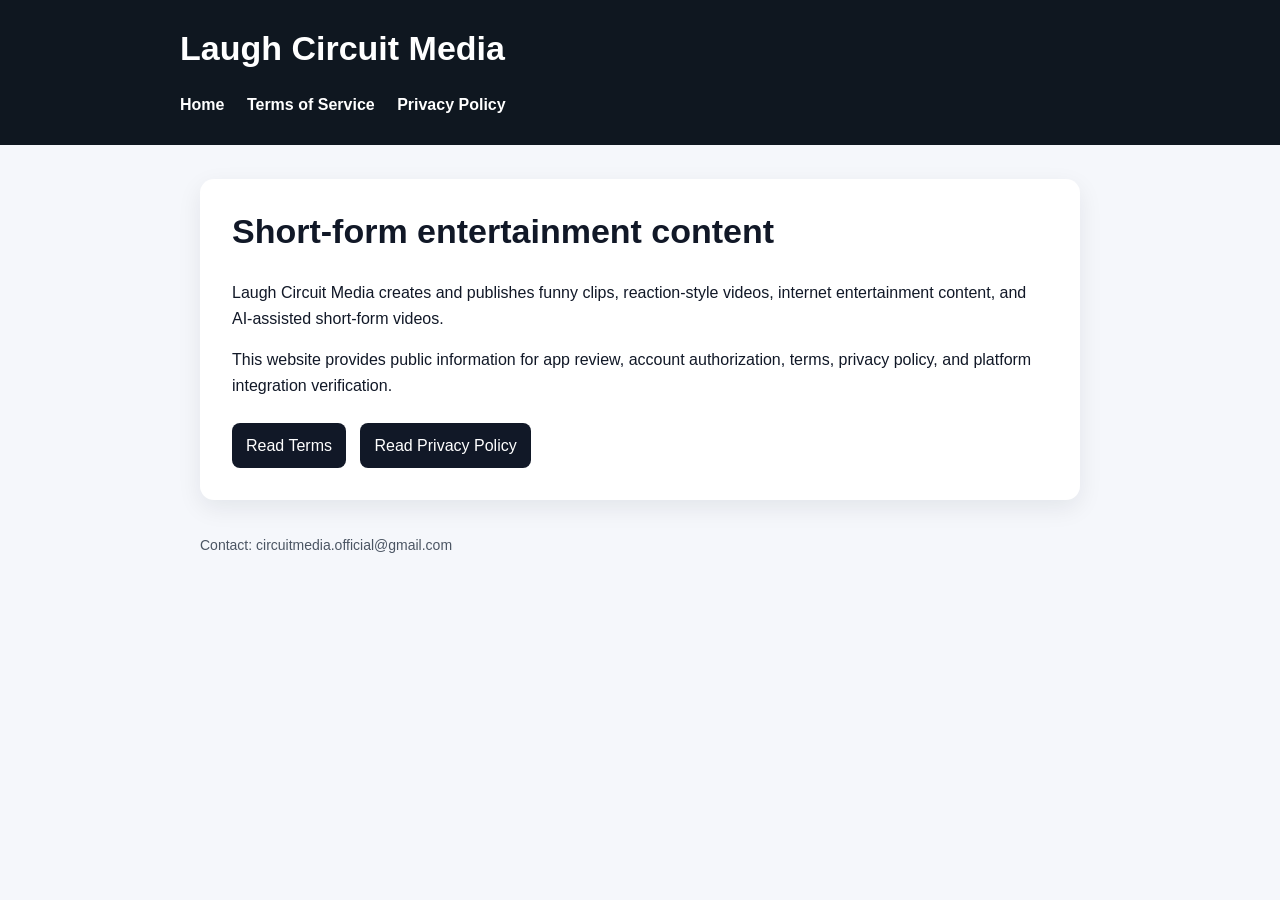
<file: index.html>
<!doctype html>
<html lang="en">
<head>
  <meta charset="utf-8">
  <meta name="viewport" content="width=device-width, initial-scale=1">
  <title>Laugh Circuit Media</title>
  <link rel="stylesheet" href="style.css">
</head>
<body>
  <header>
    <div class="header-inner">
      <h1>Laugh Circuit Media</h1>
      <nav>
        <a href="index.html">Home</a>
        <a href="terms-of-service.html">Terms of Service</a>
        <a href="privacy-policy.html">Privacy Policy</a>
      </nav>
    </div>
  </header>
  <main>
    <section class="card">
      <h1>Short-form entertainment content</h1>
      <p>Laugh Circuit Media creates and publishes funny clips, reaction-style videos, internet entertainment content, and AI-assisted short-form videos.</p>
      <p>This website provides public information for app review, account authorization, terms, privacy policy, and platform integration verification.</p>
      <div class="button-row">
        <a class="button" href="terms-of-service.html">Read Terms</a>
        <a class="button" href="privacy-policy.html">Read Privacy Policy</a>
      </div>
    </section>
  </main>
  <footer>
    Contact: circuitmedia.official@gmail.com
  </footer>
</body>
</html>
</file>
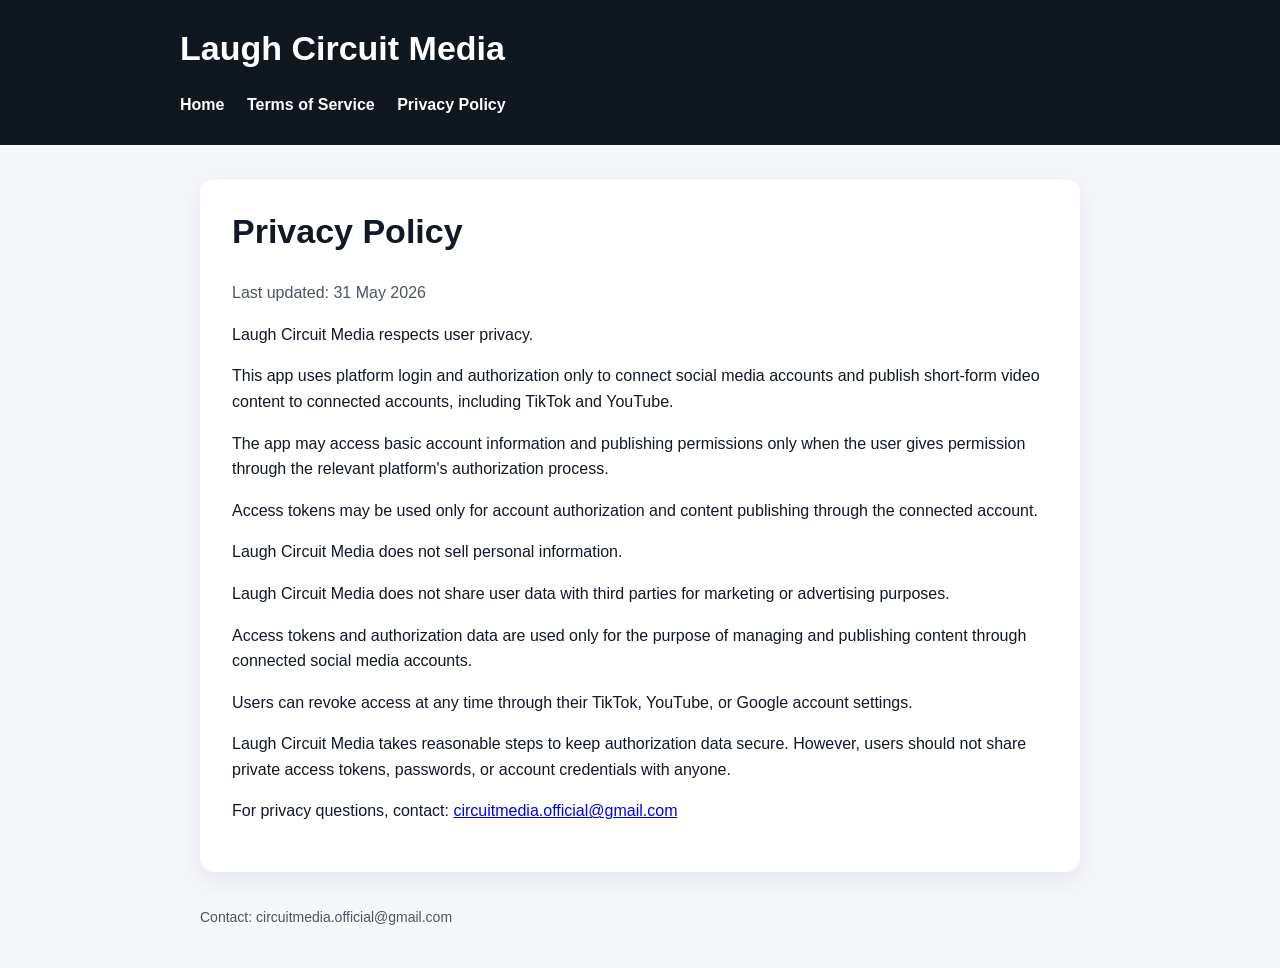
<file: privacy-policy.html>
<!doctype html>
<html lang="en">
<head>
  <meta charset="utf-8">
  <meta name="viewport" content="width=device-width, initial-scale=1">
  <title>Laugh Circuit Media Privacy Policy</title>
  <link rel="stylesheet" href="style.css">
</head>
<body>
  <header>
    <div class="header-inner">
      <h1>Laugh Circuit Media</h1>
      <nav>
        <a href="index.html">Home</a>
        <a href="terms-of-service.html">Terms of Service</a>
        <a href="privacy-policy.html">Privacy Policy</a>
      </nav>
    </div>
  </header>
  <main>
    <section class="card">
      <h1>Privacy Policy</h1>
      <p class="muted">Last updated: 31 May 2026</p>
      <p>Laugh Circuit Media respects user privacy.</p>
      <p>This app uses platform login and authorization only to connect social media accounts and publish short-form video content to connected accounts, including TikTok and YouTube.</p>
      <p>The app may access basic account information and publishing permissions only when the user gives permission through the relevant platform's authorization process.</p>
      <p>Access tokens may be used only for account authorization and content publishing through the connected account.</p>
      <p>Laugh Circuit Media does not sell personal information.</p>
      <p>Laugh Circuit Media does not share user data with third parties for marketing or advertising purposes.</p>
      <p>Access tokens and authorization data are used only for the purpose of managing and publishing content through connected social media accounts.</p>
      <p>Users can revoke access at any time through their TikTok, YouTube, or Google account settings.</p>
      <p>Laugh Circuit Media takes reasonable steps to keep authorization data secure. However, users should not share private access tokens, passwords, or account credentials with anyone.</p>
      <p>For privacy questions, contact: <a href="mailto:circuitmedia.official@gmail.com">circuitmedia.official@gmail.com</a></p>
    </section>
  </main>
  <footer>
    Contact: circuitmedia.official@gmail.com
  </footer>
</body>
</html>
</file>
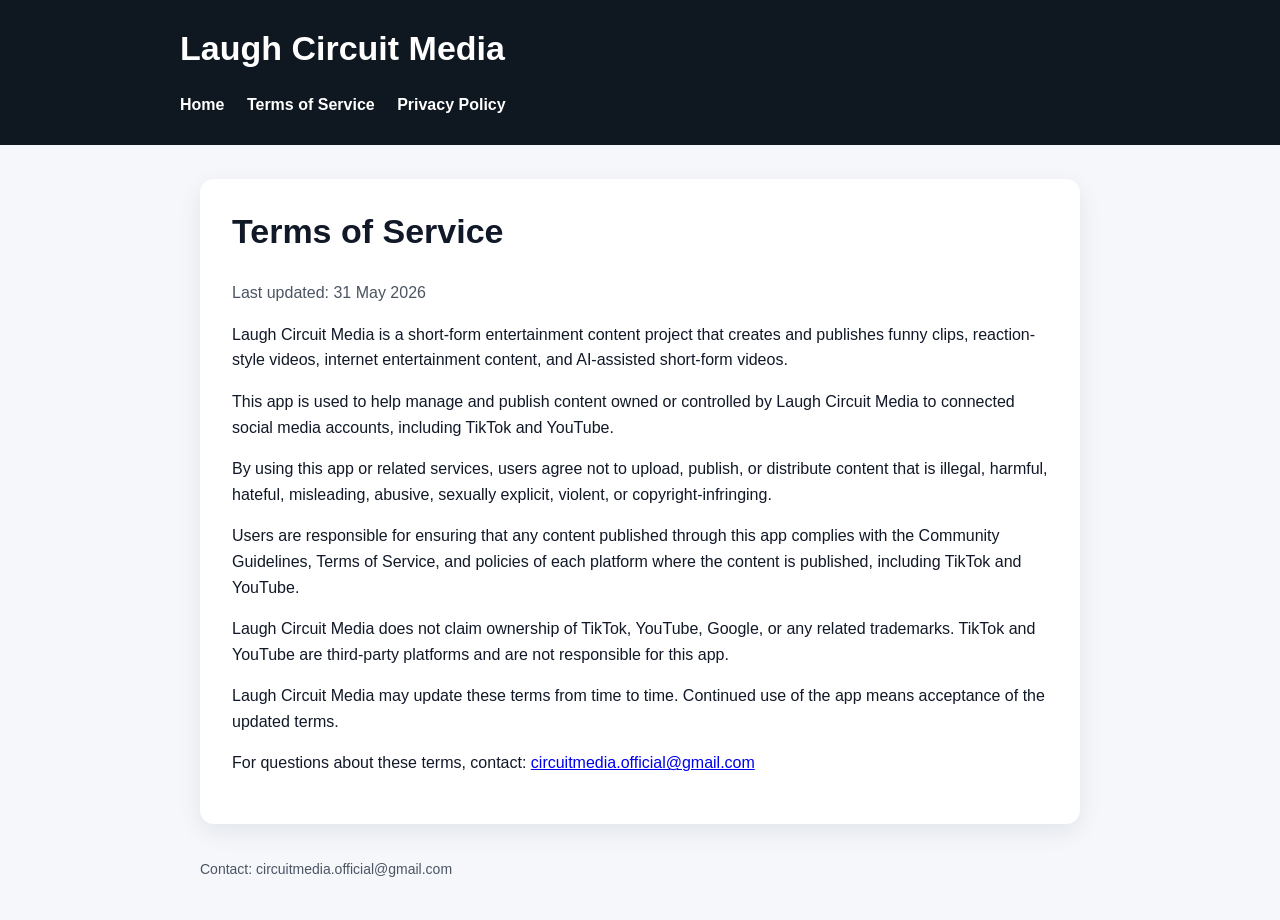
<file: terms-of-service.html>
<!doctype html>
<html lang="en">
<head>
  <meta charset="utf-8">
  <meta name="viewport" content="width=device-width, initial-scale=1">
  <title>Laugh Circuit Media Terms of Service</title>
  <link rel="stylesheet" href="style.css">
</head>
<body>
  <header>
    <div class="header-inner">
      <h1>Laugh Circuit Media</h1>
      <nav>
        <a href="index.html">Home</a>
        <a href="terms-of-service.html">Terms of Service</a>
        <a href="privacy-policy.html">Privacy Policy</a>
      </nav>
    </div>
  </header>
  <main>
    <section class="card">
      <h1>Terms of Service</h1>
      <p class="muted">Last updated: 31 May 2026</p>
      <p>Laugh Circuit Media is a short-form entertainment content project that creates and publishes funny clips, reaction-style videos, internet entertainment content, and AI-assisted short-form videos.</p>
      <p>This app is used to help manage and publish content owned or controlled by Laugh Circuit Media to connected social media accounts, including TikTok and YouTube.</p>
      <p>By using this app or related services, users agree not to upload, publish, or distribute content that is illegal, harmful, hateful, misleading, abusive, sexually explicit, violent, or copyright-infringing.</p>
      <p>Users are responsible for ensuring that any content published through this app complies with the Community Guidelines, Terms of Service, and policies of each platform where the content is published, including TikTok and YouTube.</p>
      <p>Laugh Circuit Media does not claim ownership of TikTok, YouTube, Google, or any related trademarks. TikTok and YouTube are third-party platforms and are not responsible for this app.</p>
      <p>Laugh Circuit Media may update these terms from time to time. Continued use of the app means acceptance of the updated terms.</p>
      <p>For questions about these terms, contact: <a href="mailto:circuitmedia.official@gmail.com">circuitmedia.official@gmail.com</a></p>
    </section>
  </main>
  <footer>
    Contact: circuitmedia.official@gmail.com
  </footer>
</body>
</html>
</file>
<file: style.css>
:root {
  --bg: #0f1720;
  --card: #ffffff;
  --text: #111827;
  --muted: #4b5563;
  --accent: #111827;
}
* { box-sizing: border-box; }
body {
  margin: 0;
  font-family: Arial, Helvetica, sans-serif;
  color: var(--text);
  background: #f5f7fb;
  line-height: 1.6;
}
header {
  background: var(--bg);
  color: white;
  padding: 28px 20px;
}
.header-inner {
  max-width: 920px;
  margin: 0 auto;
}
nav {
  margin-top: 12px;
}
nav a {
  color: white;
  text-decoration: none;
  margin-right: 18px;
  font-weight: 600;
}
nav a:hover { text-decoration: underline; }
main {
  max-width: 920px;
  margin: 34px auto;
  padding: 0 20px;
}
.card {
  background: var(--card);
  border-radius: 14px;
  padding: 32px;
  box-shadow: 0 8px 24px rgba(15, 23, 32, 0.08);
}
h1 { margin-top: 0; font-size: 34px; line-height: 1.2; }
h2 { margin-top: 28px; font-size: 22px; }
p, li { font-size: 16px; }
.muted { color: var(--muted); }
footer {
  max-width: 920px;
  margin: 20px auto 40px;
  padding: 0 20px;
  color: var(--muted);
  font-size: 14px;
}
.button-row { margin-top: 24px; }
.button {
  display: inline-block;
  background: var(--accent);
  color: white;
  padding: 10px 14px;
  border-radius: 8px;
  text-decoration: none;
  margin-right: 10px;
}
</file>
